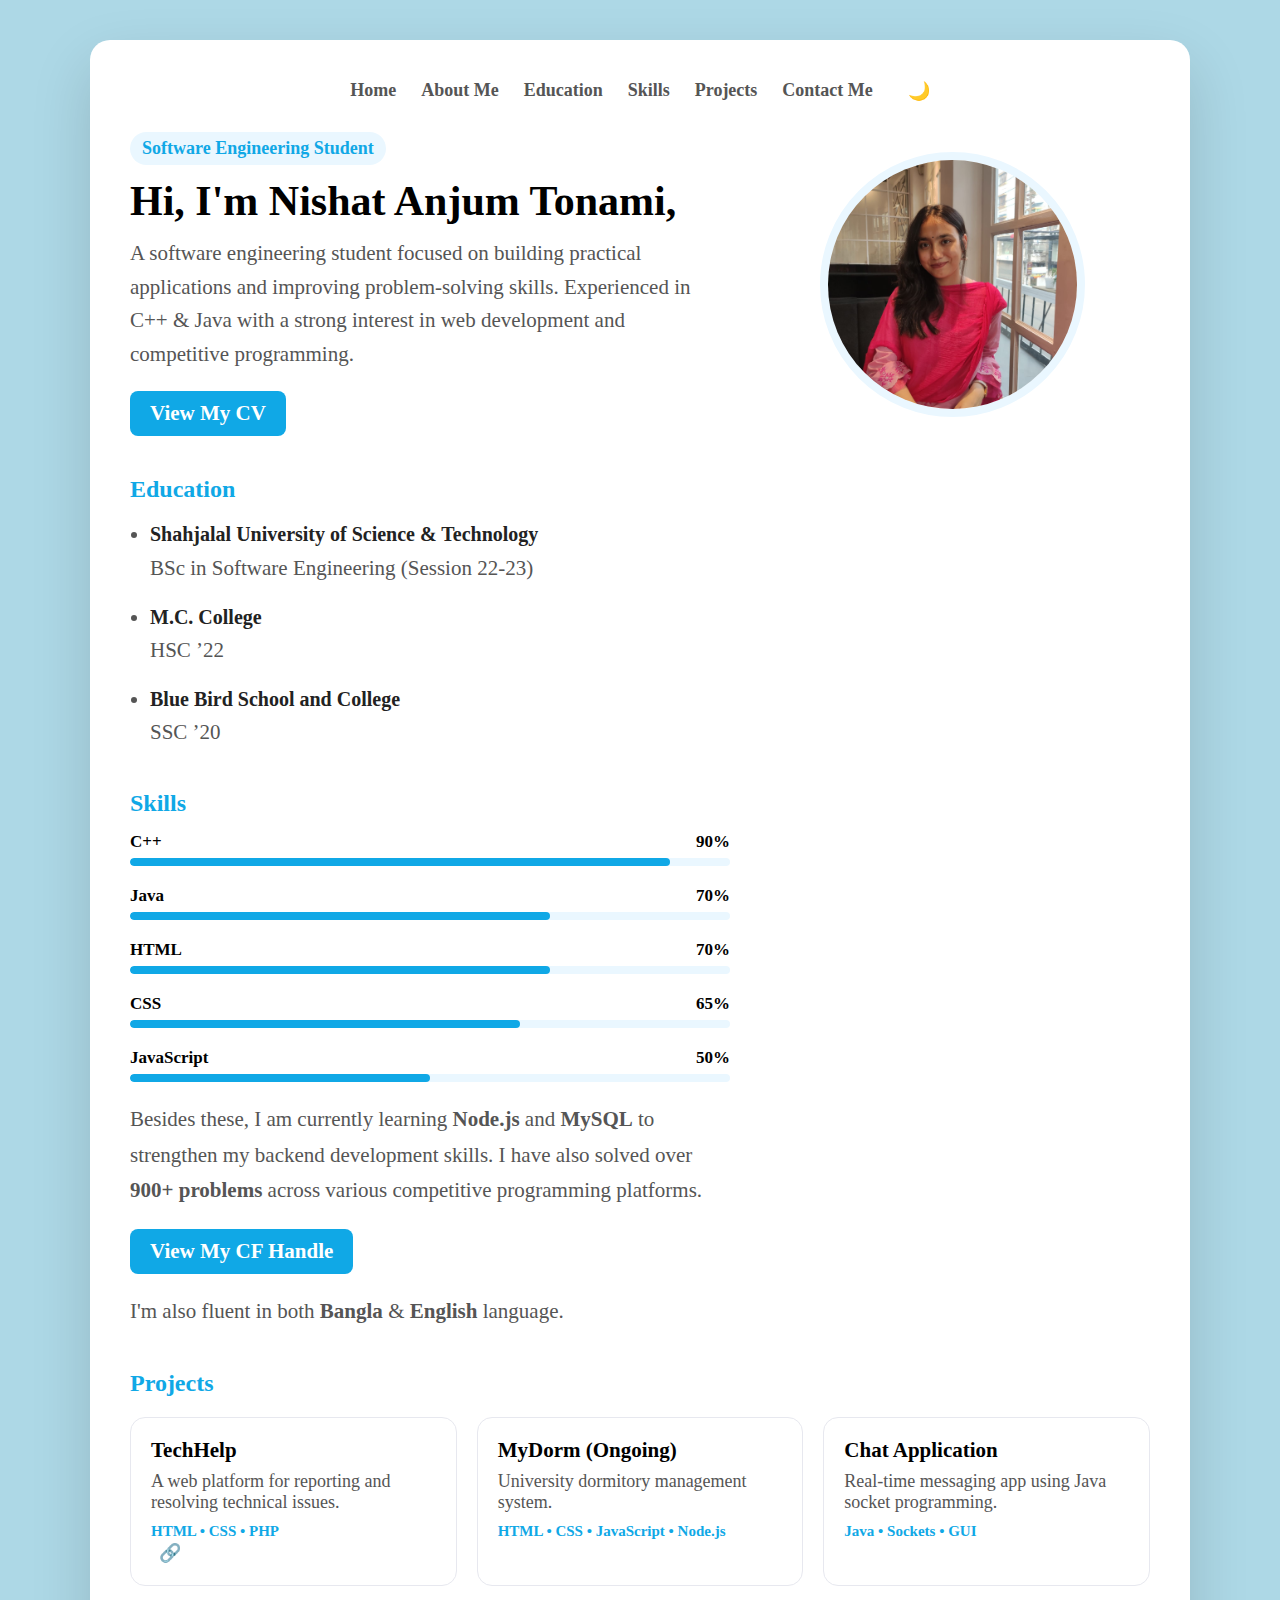
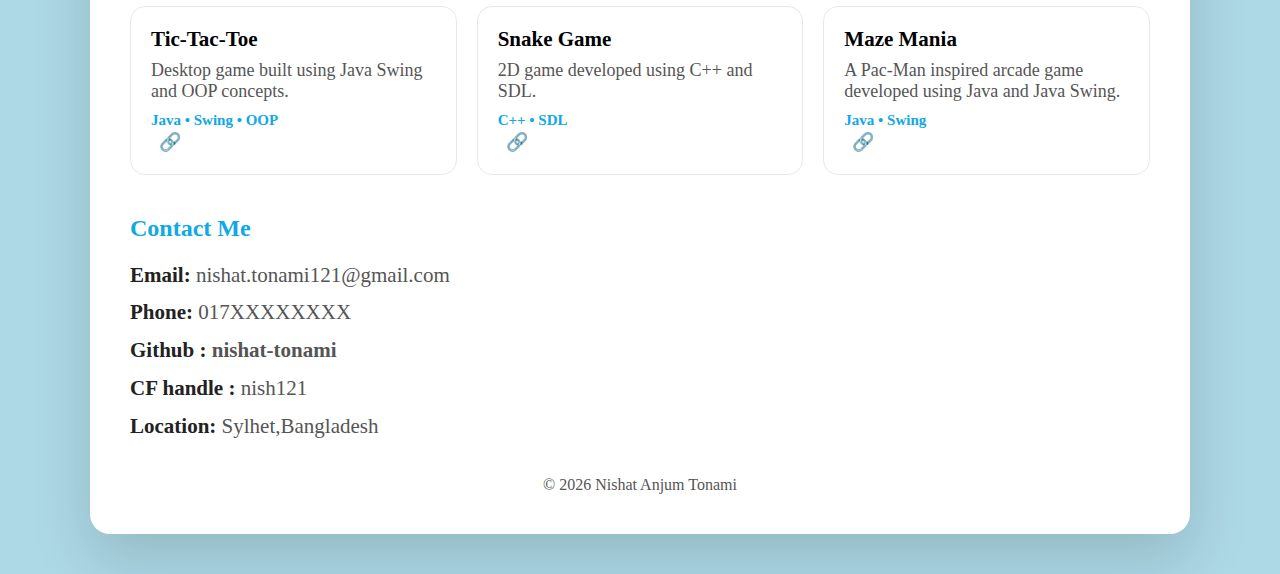
<file: index.html>
<!-- Name : Nishat Anjum Tonami, Registration No. 2022831052 -->
<!DOCTYPE html>
<html lang="en">
<head>
    <meta charset="UTF-8">
    <meta name="viewport" content="width=device-width, initial-scale=1.0">
    <title>My Portfolio site</title>
    <!-- Link external CSS file -->
    <link rel="stylesheet" href="style.css">
</head>
<body>
    <!-- Main background wrapper -->
     <div class="bg">
        <!-- Main content container -->
        <div class="main-box">
            <!-- Navigation bar section -->
            <header class="navbar">
                <nav class="navlinks">
                    <a href="#home">Home</a>
                    <a href="#home">About Me</a>
                    <a href="#edu">Education</a>
                    <a href="#skills">Skills</a>
                    <a href="#projects">Projects</a>
                    <a href="#contact">Contact Me</a>

                    <!-- Dark/Light theme toggle button -->
                    <button id="theme-btn">🌙</button>
                </nav>
            </header>
            <section id="home" class="intro">
                <!-- Intro left side content (text area) -->
                <div class="intro-left">
                     <p class="pill">Software Engineering Student</p>
                     <h1 class="intro-title">
                         Hi, I'm Nishat Anjum Tonami,
                     </h1>
                     <p class="intro-sub">
                        A software engineering student focused on building practical applications and improving problem-solving skills.
                        Experienced in C++ & Java with a strong interest in web development and competitive programming.
                     </p>
                     <a href="assets/My_CV.pdf" target="_blank" class="cv-btn">View My CV
                     </a>
                </div>
                <!-- Profile image section -->
                <div class="intro-right">
                     <img src="profile.jpeg" class="img" alt="Profile">
                </div>
            </section>
            <!-- Education section -->
            <section id="edu" class="section"> 
                <h2 class="section-title">Education</h2>
                <ul class="edu-list">
                    <li>
                       <strong>Shahjalal University of Science & Technology</strong><br>
                        BSc in Software Engineering (Session 22-23)
                    </li>
                    <li> 
                        <strong>M.C. College</strong> <br>
                        HSC ’22
                     </li>
                     <li> 
                        <strong>Blue Bird School and College</strong> <br>
                        SSC ’20
                     </li>
                </ul>
            </section>
            <!-- Skills section -->
            <section id="skills" class="section"> 
                    <h2 class="section-title">Skills</h2>
                    <div class="skills"> 
                        <div class="skill"> 
                            <div class="skill-bar"> 
                                <span> C++ </span>
                                <span> 90% </span>
                            </div> 
                            <div class="progress">
                                <div class="progress-fill" style="width:90%"></div>
                            </div>
                        </div>
                        <div class="skill"> 
                            <div class="skill-bar"> 
                                <span> Java </span>
                                <span> 70% </span>
                            </div> 
                            <div class="progress">
                                <div class="progress-fill" style="width:70%"></div>
                            </div>
                        </div>
                        <div class="skill"> 
                            <div class="skill-bar"> 
                                <span> HTML </span>
                                <span> 70% </span>
                            </div> 
                            <div class="progress">
                                <div class="progress-fill" style="width:70%"></div>
                            </div>
                        </div>
                        <div class="skill"> 
                            <div class="skill-bar"> 
                                <span> CSS </span>
                                <span> 65% </span>
                            </div> 
                            <div class="progress">
                                <div class="progress-fill" style="width:65%"></div>
                            </div>
                        </div>
                        <div class="skill"> 
                            <div class="skill-bar"> 
                                <span> JavaScript </span>
                                <span> 50% </span>
                            </div> 
                            <div class="progress">
                                <div class="progress-fill" style="width:50%"></div>
                            </div>
                        </div>
                        <p class="skills-extra">
                           Besides these, I am currently learning <strong>Node.js</strong> and 
                           <strong>MySQL</strong> to strengthen my backend development skills. 
                           I have also solved over <strong>900+ problems</strong> across various competitive 
                           programming platforms.
                        </p>
                        <a href="https://codeforces.com/profile/nish121" target="_blank" class="cv-btn">
                        View My CF Handle
                        </a>
                        <p class="skills-extra"> I'm also fluent in both <strong>Bangla </strong> & <strong>English</strong> language.</p>
                    </div>
            </section>
            <!-- Projects section -->
            <section id="projects" class="section"> 
                <h2 class="section-title">Projects</h2>
                <!-- Project cards container -->
                <div class="cards">
                    <div class="card">
                        <h3>TechHelp</h3>
                        <p>A web platform for reporting and resolving technical issues.</p>
                        <div class="tech">HTML • CSS • PHP</div> 
                        <a href="https://github.com/Joyeta28/Project_250" target="_blank" class="repo-link"> 🔗
                        </a>
                    </div>
                    <div class="card">
                        <h3>MyDorm (Ongoing) </h3>
                        <p>University dormitory management system.</p>
                        <div class="tech">HTML • CSS • JavaScript • Node.js</div>
                    </div>
                    <div class="card">
                        <h3>Chat Application</h3>
                        <p>Real-time messaging app using Java socket programming.</p>
                        <div class="tech">Java • Sockets • GUI</div>
                    </div>
                    <div class="card">
                        <h3>Tic-Tac-Toe</h3>
                        <p>Desktop game built using Java Swing and OOP concepts.</p>
                        <div class="tech">Java • Swing • OOP</div>
                        <a href="https://github.com/nishat-tonami/Tic-Tac-Toe" target="_blank" class="repo-link"> 🔗
                        </a>
                    </div>
                    <div class="card">
                        <h3>Snake Game</h3>
                        <p>2D game developed using C++ and SDL.</p>
                        <div class="tech">C++ • SDL</div>
                        <a href="https://github.com/nishat-tonami/Project-150_Snake_game" target="_blank" class="repo-link"> 🔗
                        </a>
                    </div>
                    <div class="card">
                        <h3>Maze Mania</h3>
                        <p>A Pac-Man inspired arcade game developed using Java and Java Swing.</p>
                        <div class="tech">Java • Swing </div>
                        <a href="https://github.com/nishat-tonami/Maze-Mania" target="_blank" class="repo-link"> 🔗
                        </a>
                    </div>
                </div>
            </section>
            <!-- Contact section -->
            <section id="contact" class="section"> 
                <h2 class="section-title">Contact Me</h2>
                <div class="contact-info">
                    <p><strong>Email:</strong> nishat.tonami121@gmail.com</p>
                    <p><strong>Phone:</strong> 017XXXXXXXX</p>
                    <p><strong>Github : </strong> 
                     <a href="https://github.com/nishat-tonami" target="_blank"> nishat-tonami
                     </a> 
                    </p>
                    <p><strong>CF handle :</strong> nish121</p>
                    <p><strong>Location:</strong> Sylhet,Bangladesh</p>
                </div>
            </section>
            <!-- Footer section -->
            <footer class="footer">
                <p>© 2026 Nishat Anjum Tonami</p>
            </footer>
        </div>
     </div>
     <button id="scroll-top-btn">↑</button>
     <script src="script.js"></script>
</body>
</html>
</file>
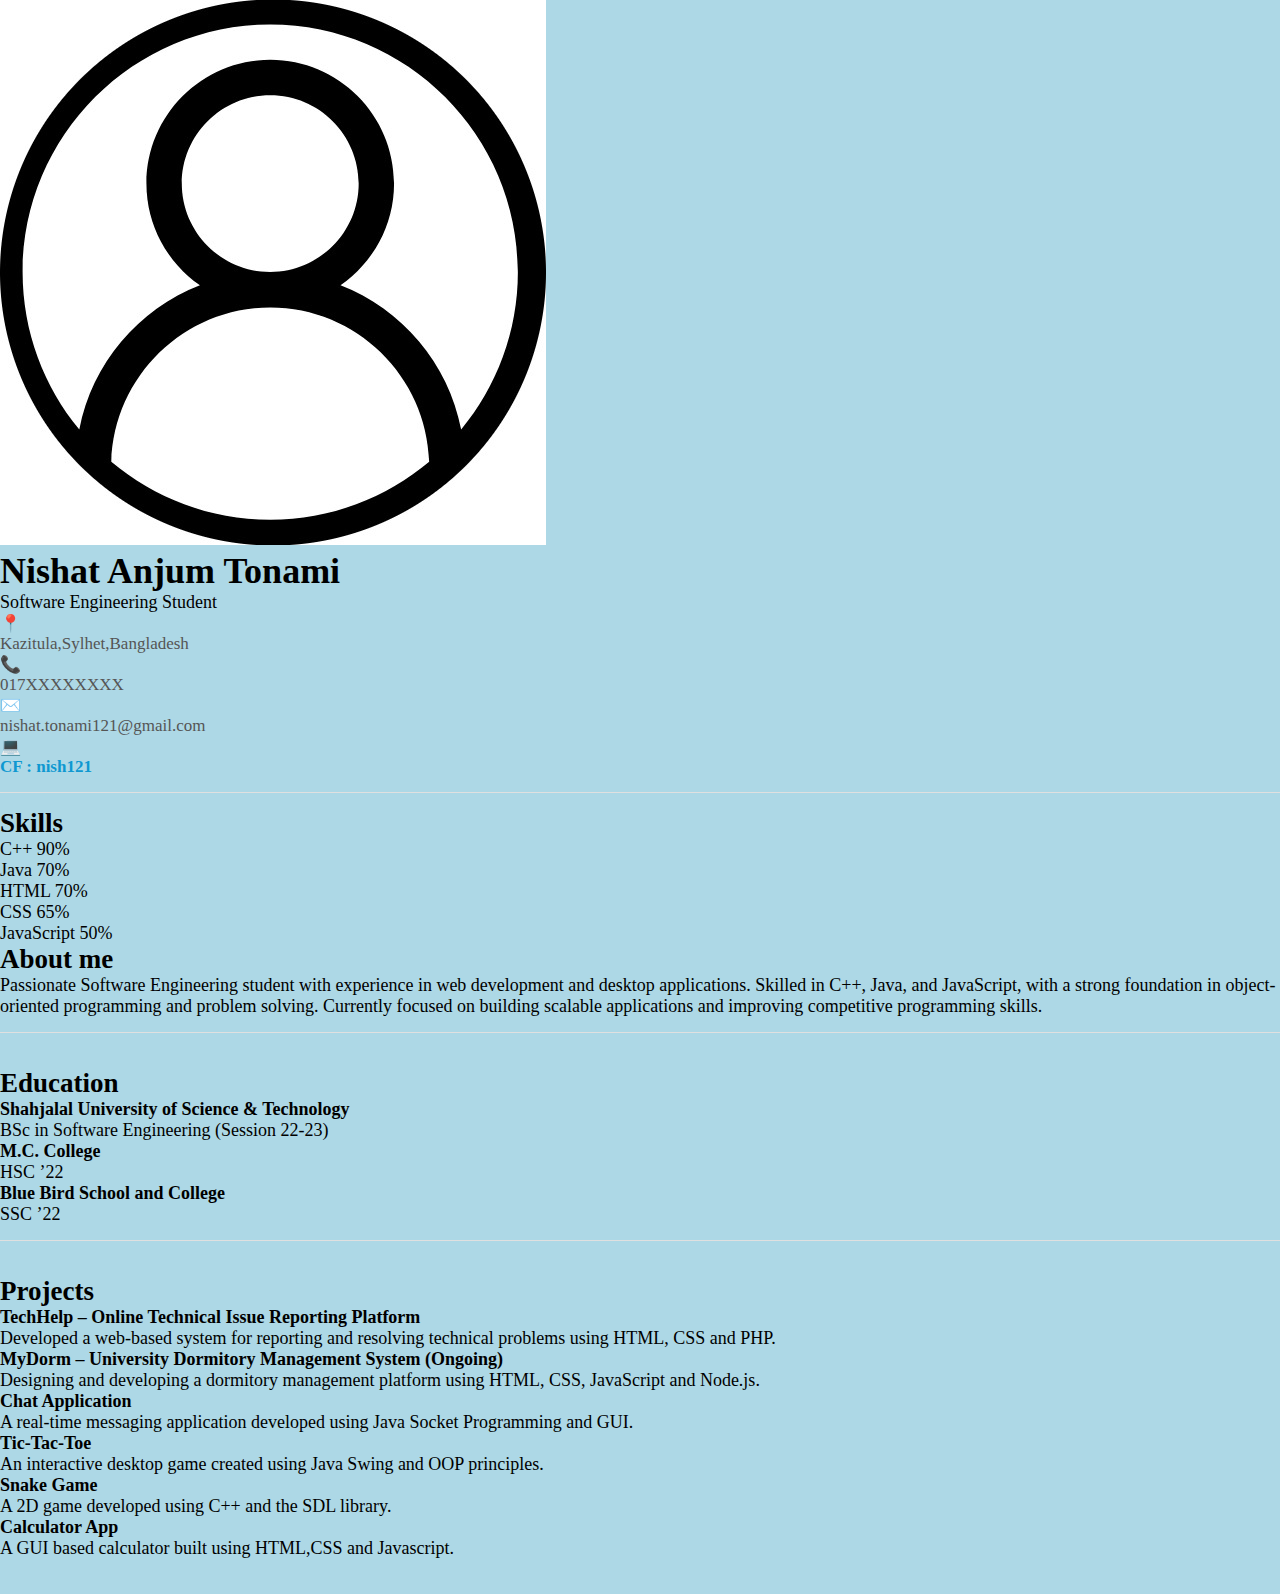
<file: CV/index.html>
<!DOCTYPE html>
<html lang="en">
<head>
    <meta charset="UTF-8">
    <meta name="viewport" content="width=device-width, initial-scale=1.0">
    <title>CV page</title>
    <link rel="stylesheet" href="style.css">
</head>
<body>
    <div class="box"> 
        <div class="leftsidebar"> 
            <div class="profile"> 
                <img src="profile.jpg" alt="profile">
            </div>
            <div class="name-box">
                <h1>Nishat Anjum Tonami</h1>
                <p>Software Engineering Student</p>
            </div>
            <div class="contact"> 
                <div class="contact-itm"> 
                    <span class="icon">📍</span>
                    <div class="txt"> 
                        Kazitula,Sylhet,Bangladesh
                    </div>
                </div>
                <div class="contact-itm"> 
                    <span class="icon">📞</span>
                    <div class="txt"> 
                        017XXXXXXXX
                    </div>
                </div>
                <div class="contact-itm"> 
                    <span class="icon">✉️</span>
                    <div class="txt"> 
                        nishat.tonami121@gmail.com
                    </div>
                </div>
                <div class="contact-itm"> 
                    <span class="icon">💻</span>
                    <div class="txt"> 
                        <a href="https://codeforces.com/profile/nish121" target="_blank">
                         CF : nish121
                        </a>
                    </div>
                </div>
            </div>
            <div class="divider"> </div>
            <h2 class="skill-title"> Skills </h2>
            <div class="skills"> 
                <div class="skill"> 
                    <div class="skill-bar"> 
                        <span> C++ </span>
                        <span> 90% </span>
                    </div>
                    <div class="progress"> 
                        <div class="progress-bar" style="width:90%"> </div>
                    </div>
                </div>
                <div class="skill"> 
                    <div class="skill-bar"> 
                        <span> Java </span>
                        <span> 70% </span>
                    </div>
                    <div class="progress"> 
                        <div class="progress-bar" style="width:70%"> </div>
                    </div>
                </div>
                <div class="skill"> 
                    <div class="skill-bar"> 
                        <span> HTML </span>
                        <span> 70% </span>
                    </div>
                    <div class="progress"> 
                        <div class="progress-bar" style="width:70%"> </div>
                    </div>
                </div>
                <div class="skill"> 
                    <div class="skill-bar"> 
                        <span> CSS </span>
                        <span> 65% </span>
                    </div>
                    <div class="progress"> 
                        <div class="progress-bar" style="width:65%"> </div>
                    </div>
                </div>
                <div class="skill"> 
                    <div class="skill-bar"> 
                        <span> JavaScript </span>
                        <span> 50% </span>
                    </div>
                    <div class="progress"> 
                        <div class="progress-bar" style="width:50%"> </div>
                    </div>
                </div>
            </div>
        </div>
        <div class="rightsidebar"> 
            <div class="section"> 
                <h2 class="about">About me</h2>
                <p class="about-txt"> 
                   Passionate Software Engineering student with experience in web development and desktop applications. Skilled in C++, Java, and JavaScript, with a strong foundation in object-oriented programming and problem solving. Currently focused on building scalable applications and improving competitive programming skills.
                </p>
                <div class="divider"></div>
            </div>
            <div class="section"> 
                <h2 class="edu">Education</h2>
                <ul class="edu-list"> 
                     <li> 
                        <strong>Shahjalal University of Science & Technology</strong> <br>
                        BSc in Software Engineering (Session 22-23)
                     </li>
                     <li> 
                        <strong>M.C. College</strong> <br>
                        HSC ’22
                     </li>
                     <li> 
                        <strong>Blue Bird School and College</strong> <br>
                        SSC ’22
                     </li>
                </ul>
                <div class="divider"></div>
            </div>
            <div class="section"> 
                <h2 class="projects"> Projects </h2>
                <ul class="project-list"> 
                     <li> 
                        <strong>TechHelp – Online Technical Issue Reporting Platform</strong> <br>
                        Developed a web-based system for reporting and resolving technical problems using HTML, CSS and PHP.
                     </li>
                     <li> 
                         <strong>MyDorm – University Dormitory Management System (Ongoing)</strong><br>
                        Designing and developing a dormitory management platform using HTML, CSS, JavaScript and Node.js.
                     </li>
                     <li> 
                        <strong>Chat Application</strong><br>
                        A real-time messaging application developed using Java Socket Programming and GUI.
                     </li>
                     <li> 
                        <strong>Tic-Tac-Toe</strong> <br>
                        An interactive desktop game created using Java Swing and OOP principles.
                     </li>
                     <li> 
                        <strong>Snake Game</strong> <br>
                        A 2D game developed using C++ and the SDL library.
                     </li>
                     <li> 
                        <strong>Calculator App</strong><br>
                        A GUI based calculator built using HTML,CSS and Javascript.
                     </li>
                </ul>
            </div>
        </div>
    </div>
</body>
</html>
</file>
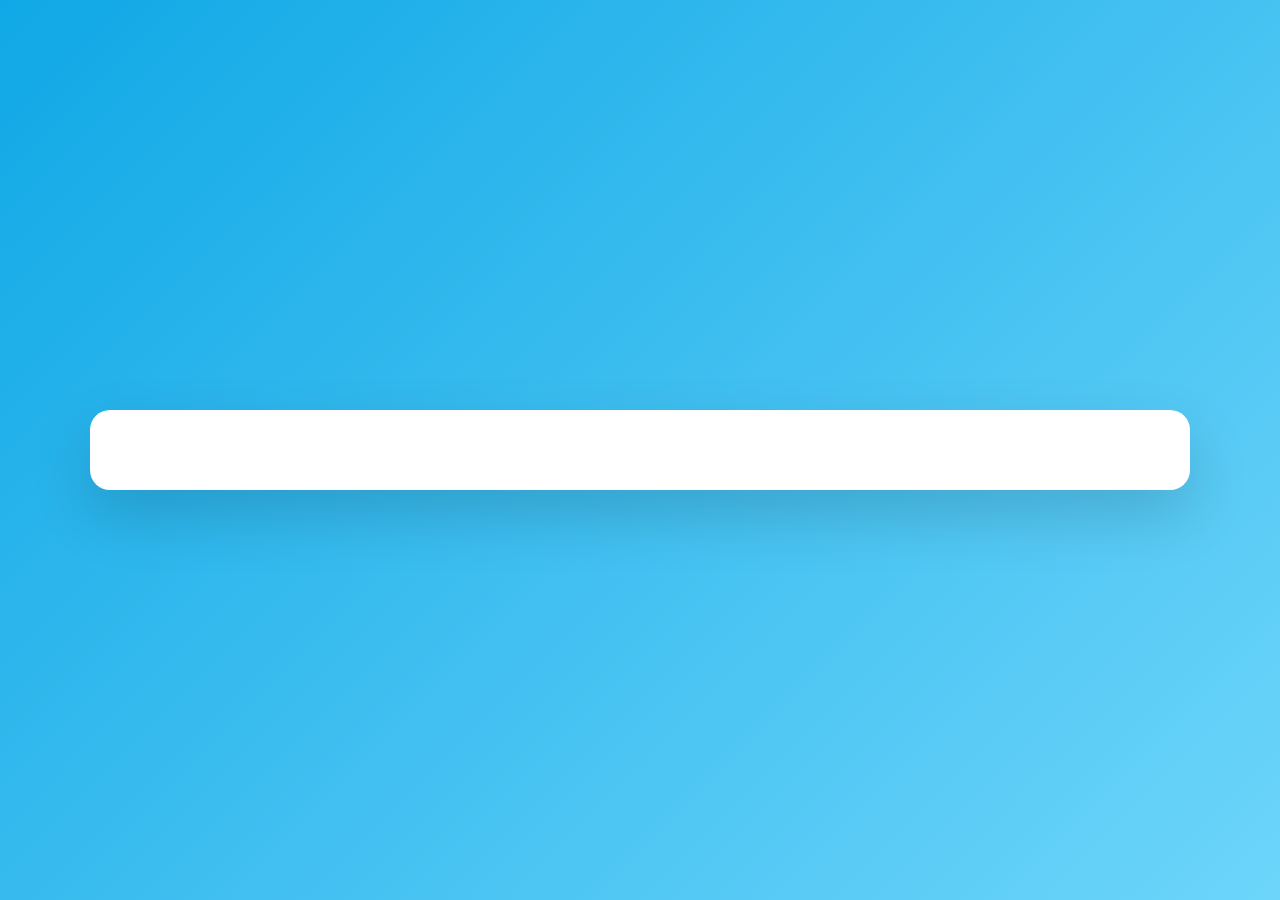
<file: Portfolio/index.html>
<!DOCTYPE html>
<html lang="en">
<head>
    <meta charset="UTF-8">
    <meta name="viewport" content="width=device-width, initial-scale=1.0">
    <title>Portfolio site</title>
    <link rel="stylesheet" href="style.css">
</head>
<body>
     <div class="bg">
        <div class="main-box">

        </div>
  </div>
</body>
</html>
</file>
<file: CV/style.css>
* {
  margin: 0;
  padding: 0;
  box-sizing: border-box;
  font-family: 'Times New Roman', Times, serif;
}

body {
  background-color: lightblue;
  font-size: 18px;
}

.cv-page {
  min-height: 100vh;
  display: flex;
  justify-content: center;
  align-items: center;
  padding: 40px;
}

.cv-box {
  width: 900px;
  background-color: white;
  padding: 50px;
  border-radius: 12px;
  box-shadow: 0 10px 25px rgba(0, 0, 0, 0.1);
}

.cv-header {
  text-align: center;
  margin-bottom: 35px;
}

.name {
  font-size: 34px;
  letter-spacing: 1px;
  margin-bottom: 5px;
}

.title {
  font-size: 20px;
  color: #555;
  margin-bottom: 15px;
}

.contact {
  font-size: 17px;
  color: #555;
}

.contact a {
  text-decoration: none;
  color: #0f98d1;
  font-weight: 600;
}

.contact a:hover {
  text-decoration: underline;
}

.section {
  margin-bottom: 35px;
}

.section-title {
  font-size: 20px;
  margin-bottom: 10px;
  padding-bottom: 5px;
  border-bottom: 2px solid #0f98d1;
  display: inline-block;
}

.section-txt {
  line-height: 1.6;
  color: #444;
}

.skill-list {
  list-style-type: disc;
  padding-left: 20px;
}

.skill-list li {
  margin-bottom: 8px;
  line-height: 1.6;
  color: #444;
}

.skill-list strong {
  color: #000;
}

.edu-itm {
  margin-bottom: 18px;
}

.edu-row {
  display: flex;
  justify-content: space-between;
  align-items: center;
}

.edu-year {
  font-size: 16.5px;
  color: #666;
}

.edu-degree {
  font-size: 17.25px;
  color: #444;
  margin-top: 4px;
}

.divider {
  height: 1px;
  background-color: #e0e0e0;
  margin: 15px 0;
}

.project-itm {
  margin-bottom: 18px;
}

.project-row {
  display: flex;
  justify-content: space-between;
  align-items: center;
}

.project-link {
  text-decoration: none;
  font-size: 16px;
  color: #0f98d1;
  font-weight: 600;
}

.project-link:hover {
  text-decoration: underline;
}

.project-tech {
  font-size: 16px;
  color: #666;
  margin-top: 4px;
}

.project-desc {
  color: #444;
  margin-top: 6px;
  line-height: 1.5;
}

.lang-list {
  list-style-type: disc;
  padding-left: 20px;
}

.lang-list li {
  margin-bottom: 8px;
  line-height: 1.6;
  color: #444;
}

.lang-list strong {
  color: #000;
}

.cv-footer {
  text-align: center;
  font-size: 14px;
  color: #777;
}

@media print {
  body {
    background: white;
  }
  .cv-box {
    box-shadow: none;
  }
}
</file>
<file: Portfolio/style.css>
:root{
  --accent: #10a8e6;
  --muted: #555;
}

*{
  margin: 0;
  padding: 0;
  box-sizing: border-box;
  font-family: 'Times New Roman', Times, serif;
}

body{
  font-size: 18px;
}

.bg{
  min-height: 100vh;
  display: flex;
  justify-content: center;
  align-items: center;
  padding: 40px;
  background: linear-gradient(135deg,#10a8e6,#6dd5fa);
}

.main-box{
  width: min(1100px, 100%);
  background: white;
  border-radius: 20px;
  padding: 40px;
  box-shadow: 0 25px 60px rgba(0,0,0,0.15);
}

.navbar{
  text-align: center;
  margin-bottom: 30px;
}

.navlinks{
  display: flex;
  justify-content: center;
  gap: 25px;
  flex-wrap: wrap;
}

.navlinks a{
  text-decoration: none;
  color: #555;
  font-weight: 600;
  font-size: 18px;
}

.navlinks a:hover{
  color: #0f98d1;
}

.intro{
  display: grid;
  grid-template-columns: 1.5fr 1fr;
  gap: 30px;
  align-items: center;
  margin-bottom: 40px;
}

.intro-left{
  padding-right: 30px;
}

.pill{
  display: inline-block;
  padding: 6px 12px;
  border-radius: 999px;
  background: #eaf7ff;
  color: var(--accent);
  font-size: 18px;
  font-weight: 800;
}

.intro-title{
  font-size: 42px;
  margin-top: 12px;
}

.accent{
  color: var(--accent);
}

.intro-sub{
  margin-top: 12px;
  color: var(--muted);
  line-height: 1.6;
}

.intro-right{
  display: flex;
  justify-content: center;
}

.img{
  width: 220px;
  height: 220px;
  border-radius: 50%;
  object-fit: cover;
  border: 8px solid #eaf7ff;
}

.section{
  margin-top: 40px;
}

.section-title{
  font-size: 24px;
  margin-bottom: 15px;
  color: var(--accent);
}

.edu-list{
  padding-left: 20px;
}

.edu-list li{
  margin-bottom: 15px;
  color: var(--muted);
  line-height: 1.6;
}

.skills{
  max-width: 600px;
}

.skill{
  margin-bottom: 20px;
}

.skill-bar{
  display: flex;
  justify-content: space-between;
  font-weight: 600;
  margin-bottom: 6px;
}

.progress{
  width: 100%;
  height: 8px;
  background: #eaf7ff;
  border-radius: 50px;
  overflow: hidden;
}

.progress-fill{
  height: 100%;
  background: var(--accent);
  border-radius: 50px;
}

.skill span{
  font-size: 17px;
  font-weight: 600;
}

.progress-fill{
  display: flex;
  align-items: center;
  justify-content: flex-end;
  font-size: 14px;
  padding-right: 5px;
  color: white;
}

.cards{
  display: grid;
  grid-template-columns: repeat(auto-fit, minmax(250px, 1fr));
  gap: 20px;
  margin-top: 20px;
}

.card{
  background: white;
  border: 1px solid var(--line);
  padding: 20px;
  border-radius: 15px;
  transition: all 0.3s ease;
}

.card:hover{
  transform: translateY(-5px);
  box-shadow: 0 10px 25px rgba(0,0,0,0.1);
}

.card h3{
  font-size: 21px;
  margin-bottom: 8px;
}

.card p{
  font-size: 18px;
  color: var(--muted);
  margin-bottom: 10px;
}

.tech{
  font-size: 15px;
  font-weight: 600;
  color: var(--accent);
}

.cards .card:last-child{
  margin-bottom: 0;
}

.contact-info{
  margin-top: 10px;
  color: var(--muted);
  line-height: 1.8;
}

.contact-info strong{
  color: #222;
}

.footer{
  text-align: center;
  margin-top: 30px;
  font-size: 16px;
  color: var(--muted);
}
</file>
<file: style.css>
/* CSS variables (color system) */
:root{
  --accent: #10a8e6;
  --muted: #555;
  --line:#e7e8ef;
}

/* Reset default browser spacing */
*{
  margin: 0;
  padding: 0;
  box-sizing: border-box;
  font-family: 'Times New Roman', Times, serif;
}

/* Base body styling */
body{
  font-size: 21px;
}

.bg{
  min-height: 100vh;
  display: flex;
  justify-content: center;
  align-items: center;
  padding: 40px;
  background-color: lightblue;
}

/* Main content container */
.main-box{
  width: min(1100px, 100%);
  background: white;
  border-radius: 20px;
  padding: 40px;
  box-shadow: 0 25px 60px rgba(0,0,0,0.15);
}

.navbar{
  text-align: center;
  margin-bottom: 30px;
}

.navlinks{
  display: flex;
  justify-content: center;
  gap: 25px;
  flex-wrap: wrap;
}

/* Individual navigation link styling */
.navlinks a{
  text-decoration: none;
  color: #555;
  font-weight: 600;
  font-size: 18px;
}

.navlinks a:hover{
  color: #0f98d1;
}

/* Theme toggle button styling */
#theme-btn{
  background: none;
  border: none;
  font-size: 18px;
  cursor: pointer;
  margin-left: 10px;
}

/* Intro section layout (grid structure) */
.intro{
  display: grid;
  grid-template-columns: 1.5fr 1fr;
  gap: 30px;
  align-items: center;
  margin-bottom: 40px;
}

.intro-left{
  padding-right: 30px;
}

.pill{
  display: inline-block;
  padding: 6px 12px;
  border-radius: 999px;
  background: #eaf7ff;
  color: var(--accent);
  font-size: 18px;
  font-weight: 800;
}

.intro-title{
  font-size: 42px;
  margin-top: 12px;
}

.accent{
  color: var(--accent);
}

.intro-sub{
  margin-top: 12px;
  color: var(--muted);
  line-height: 1.6;
}

.intro-right{
  display: flex;
  justify-content: center;
}

/* Button to view CV */
.cv-btn{
  display: inline-block;
  margin-top: 20px;
  padding: 10px 20px;
  background: var(--accent);
  color: white;
  text-decoration: none;
  border-radius: 8px;
  font-weight: 600;
  transition: 0.3s;
}

.cv-btn:hover{
  background: #0f98d1;
  transform: translateY(-2px);
}

.img{
  width: 265px;
  height: 265px;
  border-radius: 50%;
  object-fit: cover;
  border: 8px solid #eaf7ff;
}

.section{
  margin-top: 40px;
}

.section-title{
  font-size: 24px;
  margin-bottom: 15px;
  color: var(--accent);
}

.edu-list{
  padding-left: 20px;
}

.edu-list li{
  margin-bottom: 15px;
  color: var(--muted);
  line-height: 1.6;
}

.edu-list strong {
    color: #222;
    font-size: 20px;
}

/* Skills section container */
.skills{
  max-width: 600px;
}

.skill{
  margin-bottom: 20px;
}

.skill-bar{
  display: flex;
  justify-content: space-between;
  font-weight: 600;
  margin-bottom: 6px;
}

/* Skill progress bar background */
.progress{
  width: 100%;
  height: 8px;
  background: #eaf7ff;
  border-radius: 50px;
  overflow: hidden;
}

.progress-fill{
  height: 100%;
  background: var(--accent);
  border-radius: 50px;
  display: flex;
  align-items: center;
  justify-content: flex-end;
  font-size: 14px;
  padding-right: 5px;
  color: white;
}

.skill span{
  font-size: 17px;
  font-weight: 600;
}

.skills-extra{
  margin-top: 20px;
  line-height: 1.7;
  color: var(--muted);
  max-width: 700px;
}

/* Project cards grid layout */
.cards{
  display: grid;
  grid-template-columns: repeat(auto-fit, minmax(250px, 1fr));
  gap: 20px;
  margin-top: 20px;
}

.card{
  background: white;
  border: 1px solid var(--line);
  padding: 20px;
  border-radius: 15px;
  transition: all 0.3s ease;
}

.card:hover{
  transform: translateY(-5px);
  box-shadow: 0 10px 25px rgba(0,0,0,0.1);
}

.card h3{
  font-size: 21px;
  margin-bottom: 8px;
}

.card p{
  font-size: 18px;
  color: var(--muted);
  margin-bottom: 10px;
}

.tech{
  font-size: 15px;
  font-weight: 600;
  color: var(--accent);
}

.repo-link{
  text-decoration: none;
  margin-left: 8px;
  font-size: 18px;
}

.repo-link:hover{
  opacity: 0.7;
}

/* Contact information styling */
.contact-info{
  margin-top: 10px;
  color: var(--muted);
  line-height: 1.8;
}

.contact-info a {
  color: var(--muted);
  text-decoration: none;
  font-weight: 600;
}

.contact-info a:hover {
  color: #080eb0;
  text-decoration: underline;
}

.contact-info strong{
  color: #222;
}

/* Footer styling */
.footer{
  text-align: center;
  margin-top: 30px;
  font-size: 16px;
  color: var(--muted);
}

/* Dark mode styling */
.dark-mode {
    color: white;
}

.dark-mode .bg {
    background: #f0a500;
}

.dark-mode .main-box {
  background-color: #242424;
  box-shadow: 0 25px 60px rgba(0, 0, 0, 0.25);
}

.dark-mode .navbar {
  background-color: #333;
  border-radius: 12px;
  padding: 10px 0; 
}

.dark-mode .navlinks a {
  color: white;
}

.dark-mode .navlinks a:hover {
  color: #f0a500;
}

.dark-mode .section-title {
  color: #f0a500;
}

.dark-mode .footer {
  color: #bbb;
}

.dark-mode #theme-btn {
  color: white;
}

.dark-mode .pill {
  background: #444;
  color: #fff;
}

.dark-mode .card h3 {
    color: #222;
}
 
.dark-mode .edu-list li strong,
.dark-mode .contact-info p strong {
  color: white;
}

.dark-mode .tech {
  color: #f0a500;
}

.dark-mode .edu-list li,
.dark-mode .intro-sub,
.dark-mode .contact-info,
.dark-mode .skills-extra ,
.dark-mode .contact-info a
{
    color: #c1cad0;
}

.dark-mode .progress-fill {
  background: #f0a500; 
}

/* Scroll-to-top button styling */
#scroll-top-btn{
  position: fixed;
  bottom: 30px;
  right: 30px;
  width: 45px;
  height: 45px;
  border: none;
  border-radius: 50%;
  background-color: var(--accent);
  color: white;
  font-size: 20px;
  cursor: pointer;
  display: none;
  box-shadow: 0 4px 10px rgba(0,0,0,0.2);
  transition: 0.3s;
}

#scroll-top-btn:hover{
  background-color: #0f98d1;
  transform: translateY(-3px);
}

.dark-mode .cv-btn,.dark-mode #scroll-top-btn{
  background-color: #f0a500;
}

.dark-mode #scroll-top-btn:hover{
  background-color: #d18e00;
}
</file>
